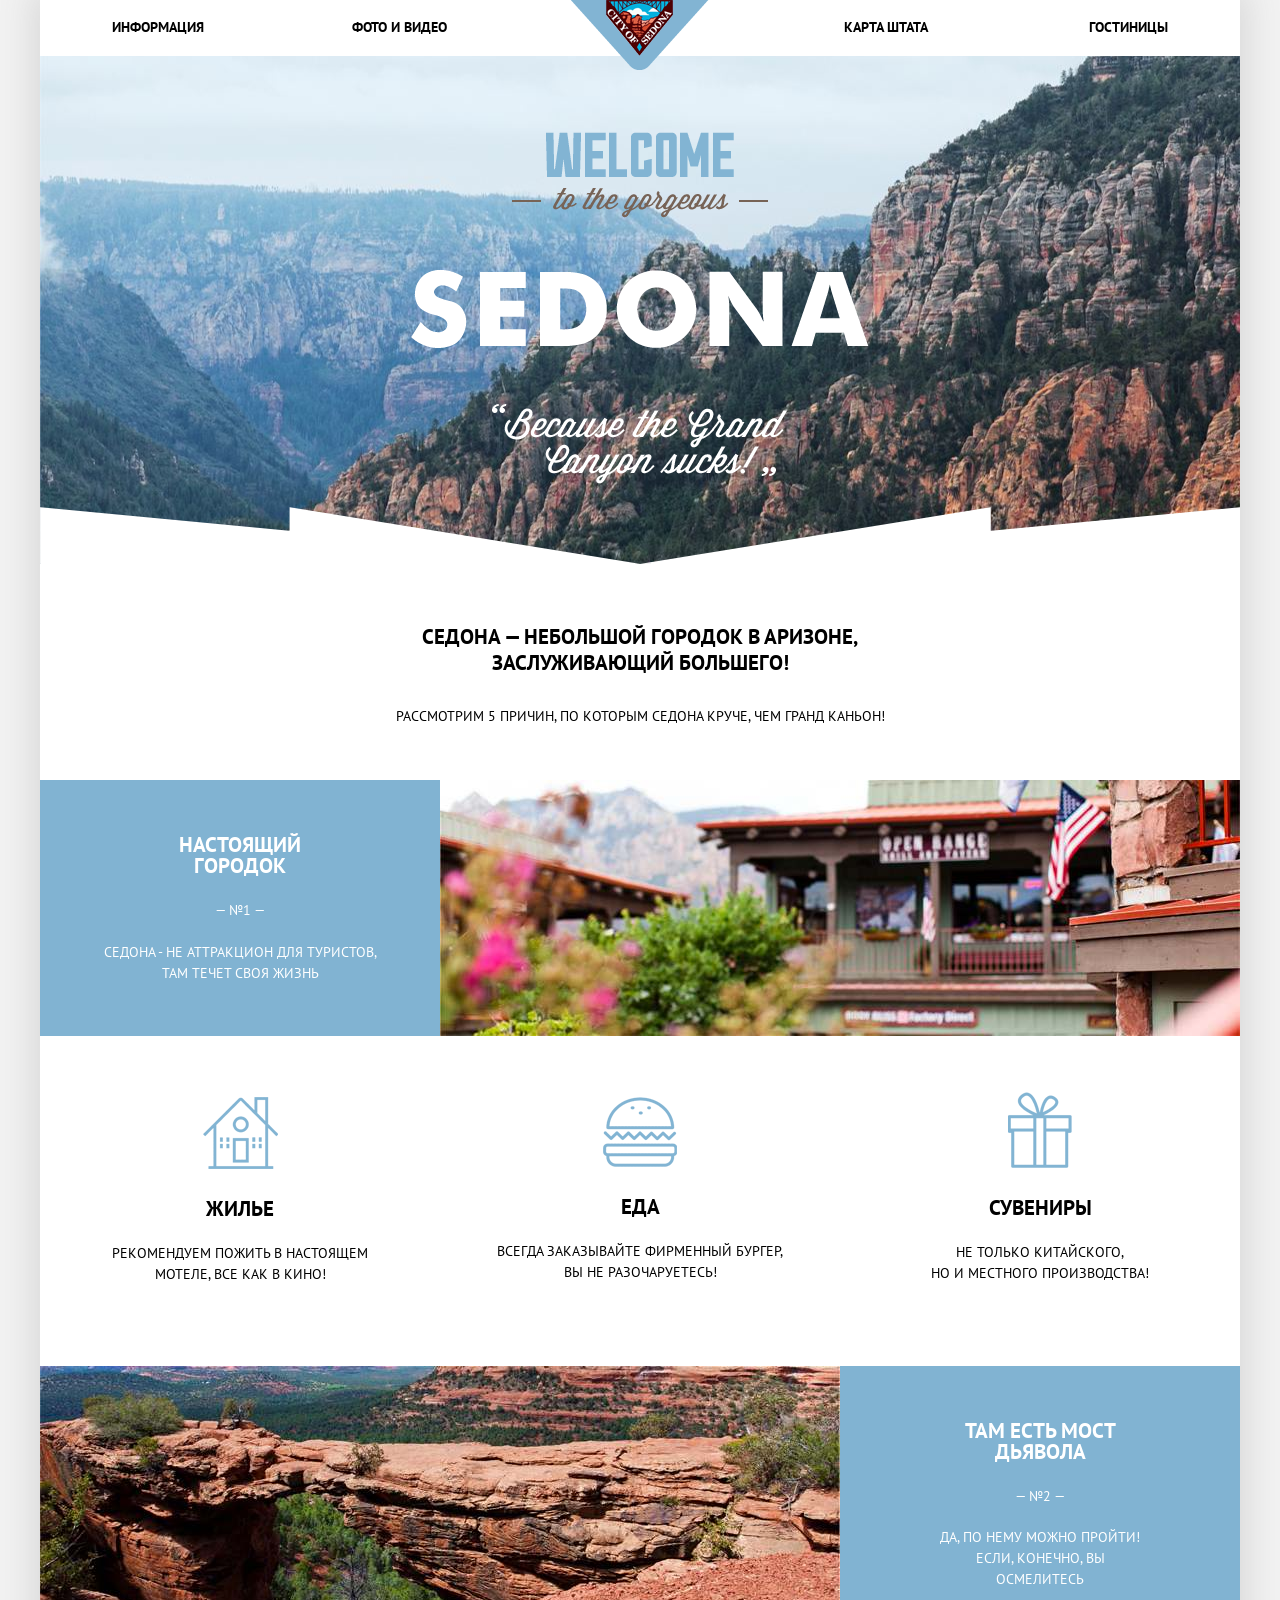
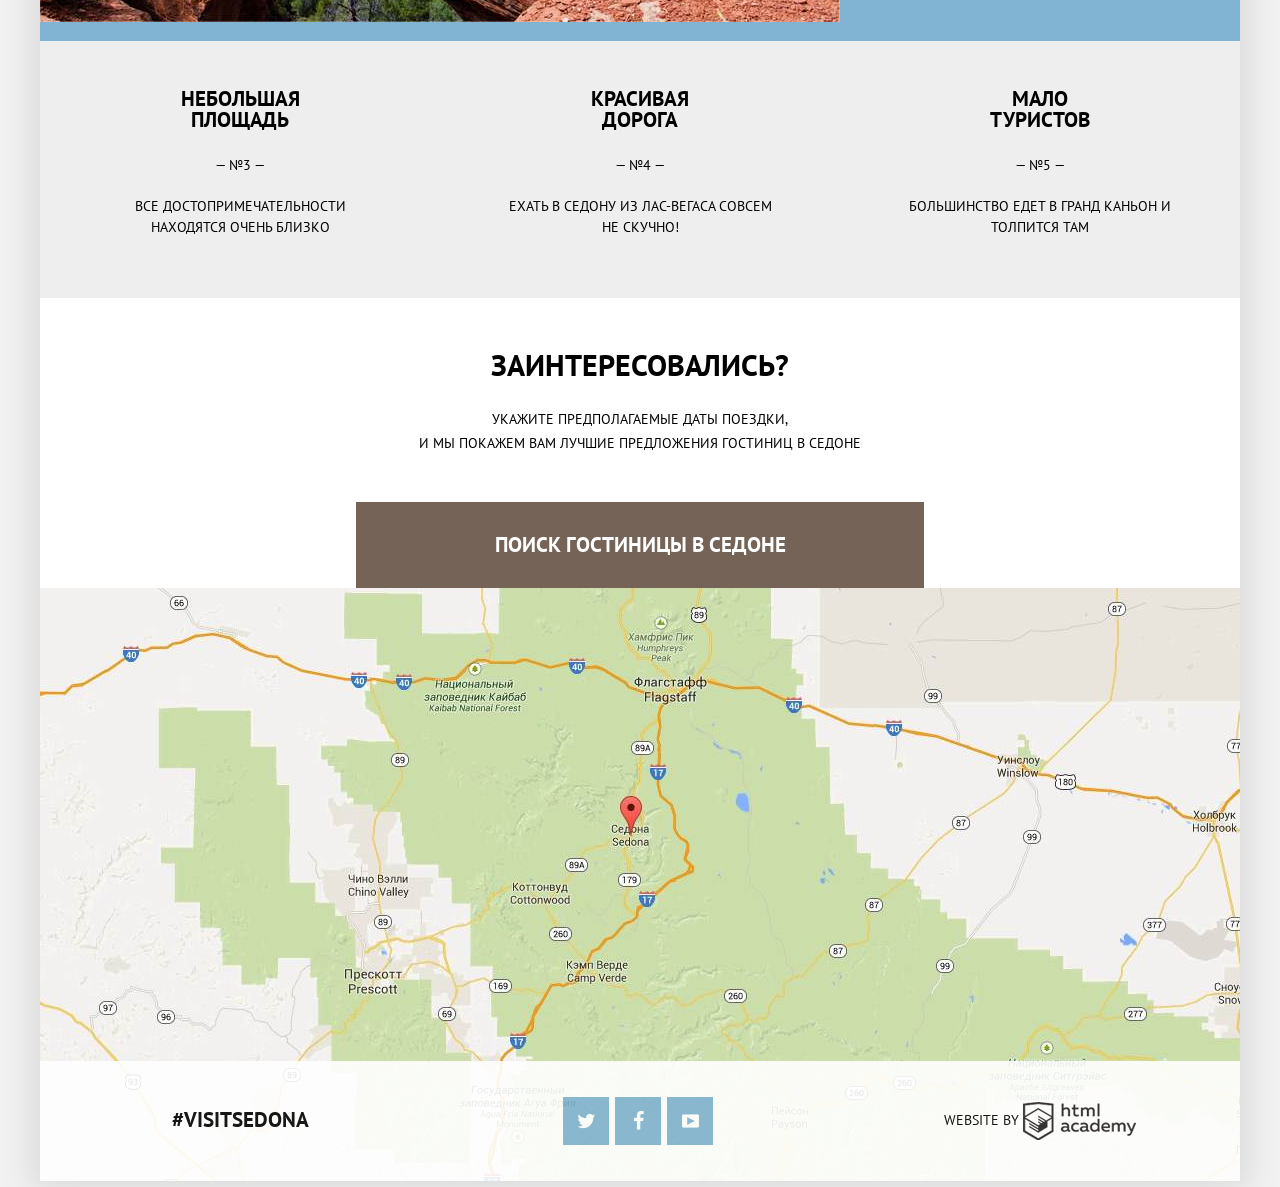
<file: index.html>
<!DOCTYPE html>
<html lang="ru">
	<head>
		<meta charset="utf-8">
		<title>Седона: Главная страница</title>
		<link href="css/normalize.css" rel="stylesheet">
		<link href="css/style-min.css" rel="stylesheet">
		<link href='https://fonts.googleapis.com/css?family=PT+Sans:400,700&subset=latin,cyrillic' rel='stylesheet' type='text/css'>
	</head>
	<body>
	<div class="cover">
		<header class="page-header">
			<ul class="main-navigation">
				<li class="left">
					<a href="#">Информация</a>
				</li><!--
			--><li class="left">
					<a href="#">Фото и видео</a>
				</li><!--
			--><li class="header-logo">
						<a href="./index.html">
							<img src="img/logo-small.png" width="138" height="70" alt="Седона">
						</a>
				</li><!--
			--><li class="right">
					<a href="./map.html">Карта штата</a>
				</li><!--
			--><li class="right">
					<a href="./catalog.html">Гостиницы</a>
				</li>
			</ul>
		</header>
		<main class="index-main">
			<section>
				<div class="top-background-image">
					<img class="top-image" src="img/greeting-text.png" width="458" height="352" alt="Добро пожаловать в Седону">
				</div>
			</section>
			<section class="features-promo">
				<h2>Седона &mdash; небольшой городок в Аризоне, заслуживающий большего!</h2>
				<p>Рассмотрим 5 причин, по которым Седона круче, чем Гранд каньон!</p>
			</section>
			<section class="features-blue">
				<div class="text-content one-third">
					<h2>Настоящий городок</h2>
					<span>&mdash; №1 &mdash;</span>
					<p>
						Седона - не аттракцион для туристов,<br>
						там течет своя жизнь
					</p>
				</div><!--
		 --><div class="view-image two-third">
					<img src="img/motel-cut.jpg" width="800" height="256" alt="Красивый вид">
				</div>
			</section>
			<section class="features-white">
				<div class="text-content one-third">
					<div class="house">
						<img src="img/house-icon.png" width="75" height="72" alt="Домик">
					</div>
					<h2>Жилье</h2>
					<p>Рекомендуем пожить в настоящем мотеле, все как в кино!</p>
				</div><!--
		 --><div class="text-content one-third">
					<div class="food">
						<img src="img/food-icon.png" width="74" height="70" alt="Бутерброд">
					</div>
					<h2>Еда</h2>
					<p>
						Всегда заказывайте фирменный бургер,<br>
						вы не разочаруетесь!
					</p>
				</div><!--
		 --><div class="text-content one-third">
					<div class="gift">
						<img src="img/gift-icon.png" width="64" height="76" alt="Подарок">
					</div>
					<h2>Сувениры</h2>
					<p>
						Не только китайского,<br> <!-- По другому строку не перенести -->
						но и местного производства!
					</p>
				</div>
			</section>
			<section class="features-blue">
				<div class="view-image two-third">
					<img src="img/canyon-cut.jpg" width="800" height="256" alt="Красивый вид">
				</div><!--
		 --><div class="text-content one-third">
					<h2>Там есть мост Дьявола</h2>
					<span>&mdash; №2 &mdash;</span>
					<p>Да, по нему можно пройти! Если, конечно, вы осмелитесь</p>
				</div>
			</section>
			<section class="features-grey">
				<div class="text-content one-third">
					<h2>Небольшая площадь</h2>
					<span>&mdash; №3 &mdash;</span>
					<p>Все достопримечательности находятся очень близко</p>
				</div><!--
		 --><div class="text-content one-third">
					<h2>Красивая дорога</h2>
					<span>&mdash; №4 &mdash;</span>
					<p>Ехать в Седону из Лас-Вегаса совсем не скучно!</p>
				</div><!--
		 --><div class="text-content one-third">
					<h2>Мало туристов</h2>
					<span>&mdash; №5 &mdash;</span>
					<p>Большинство едет в Гранд каньон и толпится там</p>
				</div>
			</section>
			<section class="interested">
				<div class="interested-container">
					<h3>Заинтересовались?</h3>
					<p>
						Укажите предполагаемые даты поездки,<br> <!-- По другому строку не перенести -->
						и мы покажем вам лучшие предложения гостиниц в Седоне
					</p>
				</div>
				<div class="search-form-container">
					<a class="search-btn" href="./form.html">Поиск гостиницы в Седоне</a>
					<form class="search-form" action="https://echo.htmlacademy.ru" method="post">
						<div class="form-line clearfix">
							<label for="day-in">Дата заезда:</label>
							<input class="date field" type="text" id="day-in" name="in" placeholder="24 апреля 2016" required>
							<div class="icon-calendar"></div>
						</div>
						<div class="form-line clearfix">
							<label for="day-out">Дата выезда:</label>
							<input class="date field" type="text" id="day-out" name="out" placeholder="4 июля 2016">
							<div class="icon-calendar"></div>
						</div>
						<div class="form-line clearfix">
							<div class="half-width">
								<label for="adult">Взрослые:</label>
								<div class="unit-container">
									<button class="btn minus-btn" type="button">
										<i class="icon-minus"></i>
									</button>
									<input class="unit field" type="text" name="adults" id="adult" value="2" required>
									<button class="btn plus-btn" type="button">
										<i class="icon-plus"></i>
									</button>
								</div>
							</div><!--
					 --><div class="half-width">
								<label for="kid">Дети:</label>
								<div class="unit-container clearfix">
									<button class="btn minus-btn" type="button">
										<i class="icon-minus"></i>
									</button>
									<input class="unit field" type="text" name="kids" id="kid" value="0">
									<button class="btn plus-btn" type="button">
										<i class="icon-plus"></i>
									</button>
								</div>
							</div>
						</div>
						<button class="find-btn" type="button"><span>Найти</span></button>
					</form>
				</div>
			</section>
			<section class="map">
				<iframe src="https://www.google.com/maps/embed?pb=!1m18!1m12!1m3!1d475957.83483896346!2d-111.94672641874268!3d34.83906897555744!2m3!1f0!2f0!3f0!3m2!1i1024!2i768!4f13.1!3m3!1m2!1s0x872da132f942b00d%3A0x5548c523fa6c8efd!2z0KHQtdC00L7QvdCwLCDQkNGA0LjQt9C-0L3QsCwg0KHQqNCQ!5e0!3m2!1sru!2sru!4v1455796462463" width="1200" height="593" style="border:0" allowfullscreen></iframe>
			</section>
		</main>
		<footer class="index-footer">
			<div class="one-third">
				<a class="insta" href="#">#visitsedona</a>
			</div><!--
	 --><div class="one-third social-btns">
				<a class="social" href="#">Twitter<span class="icon-twitter"></span></a><!--
		 --><a class="social" href="#">Facebook<span class="icon-facebook"></span></a><!--
		 --><a class="social" href="#">Youtube<span class="icon-youtube"></span></a>
			</div><!--
	 --><div class="one-third developer">
				<span>Website by</span>
				<a class="sprite academy" href="https://htmlacademy.ru/">HTML academy</a>
			</div>
		</footer>
	</div>
	<script src="js/script-min.js"></script>
	</body>
</html>
</file>
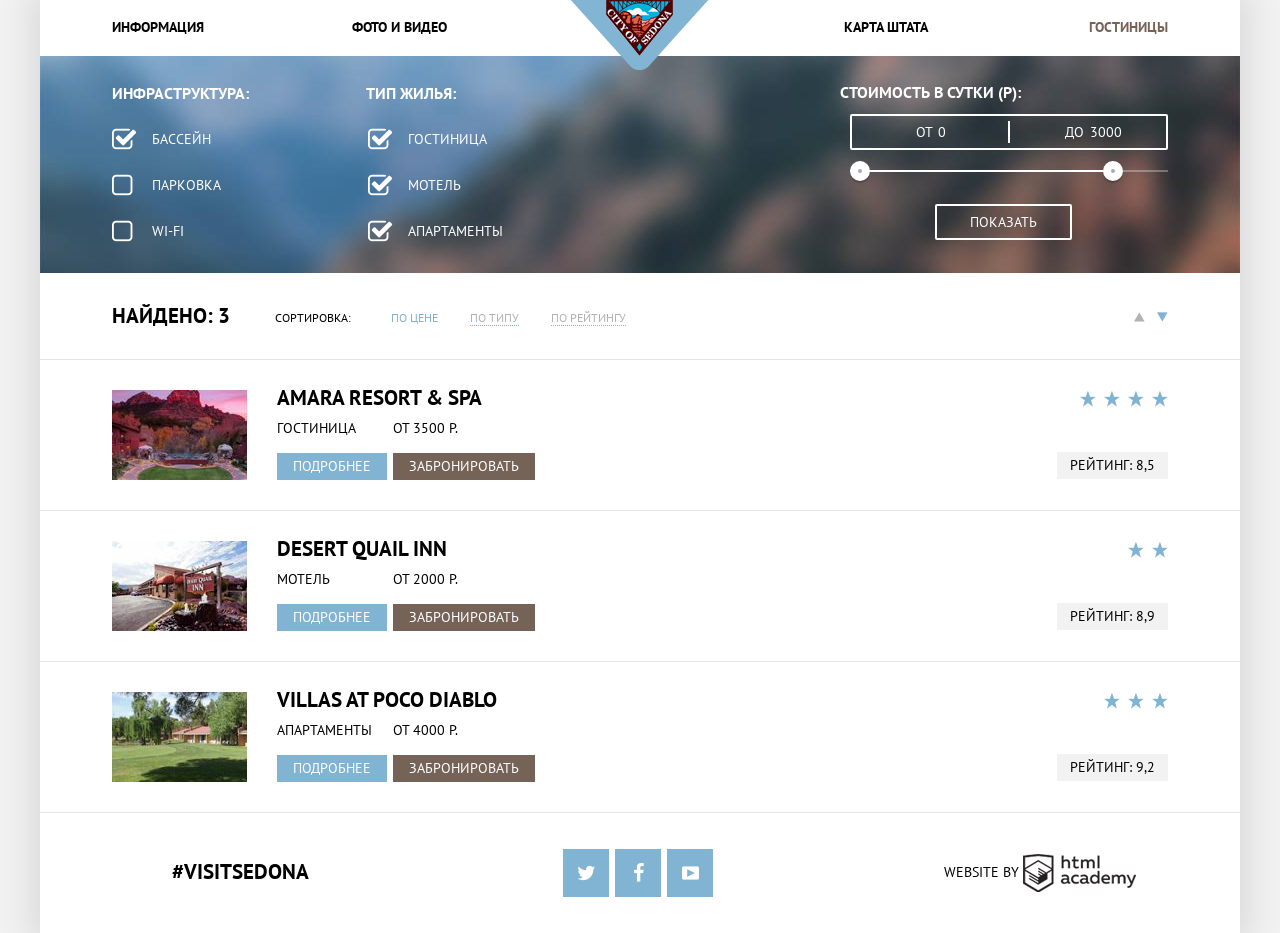
<file: catalog.html>
<!DOCTYPE html>
<html lang="ru">
	<head>
		<meta charset="utf-8">
		<title>Страница поиска: Седона</title>
		<link href="css/normalize.css" rel="stylesheet">
		<link href="css/style-min.css" rel="stylesheet">
		<link href='https://fonts.googleapis.com/css?family=PT+Sans:400,700&subset=latin,cyrillic' rel='stylesheet' type='text/css'>
	</head>
	<body>
	<div class="cover">
		<header>
			<ul class="main-navigation">
				<li class="left">
					<a href="#">Информация</a>
				</li><!--
		 --><li class="left">
					<a href="#">Фото и видео</a>
				</li><!--
		 --><li class="header-logo">
					<a href="./index.html">
						<img src="img/logo-small.png" width="138" height="70" alt="Седона">
					</a>
				</li><!--
		 --><li class="right">
					<a href="./map.html">Карта штата</a>
				</li><!--
		 --><li class="right">
					<a class="current" href="./catalog.html">Гостиницы</a>
				</li>
			</ul>
		</header>
		<main class="catalog-main">
			<section class="filter">
				<form class="filter-menu" action="https://echo.htmlacademy.ru" method="post">
					<div class="one-fourth">
						<h2>Инфраструктура:</h2>
						<div class="check">
							<input type="checkbox" id="pool" name="waterpool" checked>
							<label for="pool">Бассейн</label>
						</div>
						<div class="check">
							<input type="checkbox" id="parking" name="parking-place">
							<label for="parking">Парковка</label>
						</div>
						<div class="check">
							<input type="checkbox" id="wi-fi" name="internet">
							<label for="wi-fi">Wi-Fi</label>
						</div>
					</div><!--
			 --><div class="one-fourth">
						<h2>Тип жилья:</h2>
						<div class="check">
							<input type="checkbox" id="hotel" name="hotel-room" checked>
							<label for="hotel">Гостиница</label>
						</div>
						<div class="check">
							<input type="checkbox" id="motel" name="motel-room" checked>
							<label for="motel">Мотель</label>
						</div>
						<div class="check">
							<input type="checkbox" id="apartment" name="flat" checked>
							<label for="apartment">Апартаменты</label>
						</div>
					</div><!--
			 --><div class="two-fourth clearfix">
						<div class="filter-range">
							<h2>Стоимость в сутки (Р):</h2>
							<div class="price-controls">
								<label class="min-price">
									От <input type="text" name="min-price" value="0">
								</label><!--
						 --><label class="max-price">
									До <input type="text" name="max-price" value="3000">
								</label>
							</div>
							<div class="range-controls">
								<div class="scale">
									<div class="bar"></div>
								</div>
								<div class="range-toggle range-toggle-min"></div>
								<div class="range-toggle range-toggle-max"></div>
							</div>
							<button class="show-btn" type="submit">Показать</button>
						</div>
					</div>
				</form>
			</section>
			<section class="results">
				<div class="match">
					<span>Найдено: 3</span>
				</div><!--
		 --><div class="sorting">
					<span>Сортировка:</span><!--
			 --><ul class="sorting-filters">
						<li>
							<a class="current" href="#">По цене</a>
						</li><!--
				 --><li>
							<a href="#">По типу</a>
						</li><!--
				 --><li>
							<a href="#">По рейтингу</a>
						</li>
					</ul>
				</div><!--
		 --><div class="sorting-btns">
					<a href="#">
						<div class="icon-up-dir"></div>
					</a><!--
			 --><a class="current" href="#">
						<div class="icon-down-dir"></div>
					</a>
				</div>
			</section>
			<article class="view-result">
				<div class="photo">
					<img src="img/amara-resort-mini.jpg" width="135" height="90" alt="Amara Resort &amp; SPA">
				</div><!--
		 --><div class="hotel-container">
					<h1 class="hotel-title">
						<a href="#">Amara Resort &amp; SPA</a>
					</h1>
					<div class="hotel-type">
						<span>Гостиница</span>
						<a class="btn more-btn" href="#">Подробнее</a>
					</div><!--
			 --><div class="reserve">
						<span>От 3500 р.</span>
						<a class="btn reserve-btn" href="#">Забронировать</a>
					</div>
				</div><!--
		 --><div class="ratio-block">
					<div class="stars">
						<span class="icon-star"></span>
						<span class="icon-star"></span>
						<span class="icon-star"></span>
						<span class="icon-star"></span>
					</div>
					<span class="ratio">Рейтинг: 8,5</span>
				</div>
			</article>
			<article class="view-result">
				<div class="photo">
					<img src="img/desert-quail-mini.jpg" width="135" height="90" alt="Desert Quail Inn">
				</div><!--
		 --><div class="hotel-container">
					<h1 class="hotel-title">
						<a href="#">Desert Quail Inn</a>
					</h1>
					<div class="hotel-type">
						<span>Мотель</span>
						<a class="btn more-btn" href="#">Подробнее</a>
					</div><!--
			 --><div class="reserve">
						<span>От 2000 р.</span>
						<a class="btn reserve-btn" href="#">Забронировать</a>
					</div>
				</div><!--
		 --><div class="ratio-block">
					<div class="stars">
						<span class="icon-star"></span>
						<span class="icon-star"></span>
					</div>
					<span class="ratio">Рейтинг: 8,9</span>
				</div>
			</article>
			<article class="view-result">
				<div class="photo">
					<img src="img/villas-at-poco-mini.jpg" width="135" height="90" alt="Villas at Poco Diablo">
				</div><!--
		 --><div class="hotel-container">
					<h1 class="hotel-title">
						<a href="#">Villas at Poco Diablo</a>
					</h1>
					<div class="hotel-type">
						<span>Апартаменты</span>
						<a class="btn more-btn" href="#">Подробнее</a>
					</div><!--
			 --><div class="reserve">
						<span>От 4000 р.</span>
						<a class="btn reserve-btn" href="#">Забронировать</a>
					</div>
				</div><!--
		 --><div class="ratio-block clearfix">
					<div class="stars">
						<span class="icon-star"></span>
						<span class="icon-star"></span>
						<span class="icon-star"></span>
					</div>
					<span class="ratio">Рейтинг: 9,2</span>
				</div>
			</article>
		</main>
		<footer>
			<div class="one-third">
				<a class="insta" href="#">#visitsedona</a>
			</div><!--
	 --><div class="one-third social-btns">
				<a class="social" href="#">Twitter<span class="icon-twitter"></span></a><!--
		 --><a class="social" href="#">Facebook<span class="icon-facebook"></span></a><!--
		 --><a class="social" href="#">Youtube<span class="icon-youtube"></span></a>
			</div><!--
	 --><div class="one-third developer">
				<span>Website by</span>
				<a class="sprite academy" href="https://htmlacademy.ru/">HTML academy</a>
			</div>
		</footer>
		</div>
	</body>
</html>
</file>
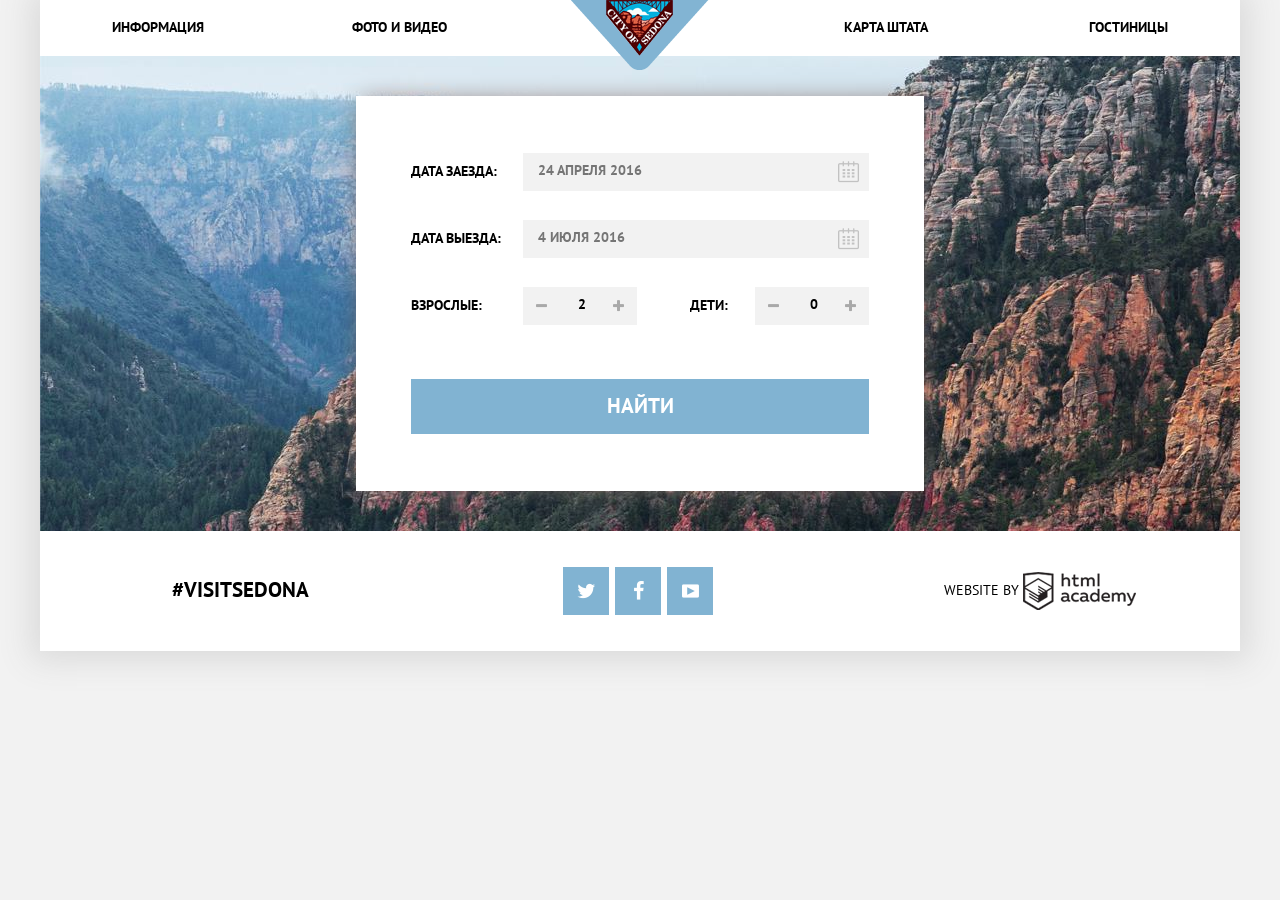
<file: form.html>
<!DOCTYPE html>
<html lang="ru">
	<head>
		<meta charset="utf-8">
		<title>Седона: Форма поиска</title>
		<link href="css/normalize.css" rel="stylesheet">
		<link href="css/style-min.css" rel="stylesheet">
		<link href='https://fonts.googleapis.com/css?family=PT+Sans:400,700&subset=latin,cyrillic' rel='stylesheet' type='text/css'>
	</head>
	<body>
	<div class="cover">
		<header>
			<ul class="main-navigation">
				<li class="left">
					<a href="#">Информация</a>
				</li><!--
		 --><li class="left">
					<a href="#">Фото и видео</a>
				</li><!--
		 --><li class="header-logo">
					<a href="./index.html">
						<img src="img/logo-small.png" width="138" height="70" alt="Седона">
					</a>
				</li><!--
		 --><li class="right">
					<a href="./map.html">Карта штата</a>
				</li><!--
		 --><li class="right">
					<a href="./catalog.html">Гостиницы</a>
				</li>
			</ul>
		</header>
		<main class="form-page-main">
			<form class="search-form search-form-page" action="https://echo.htmlacademy.ru" method="post">
				<div class="form-line clearfix">
					<label for="day-in">Дата заезда:</label>
					<input class="date field" type="text" id="day-in" name="in" placeholder="24 апреля 2016" required>
					<div class="icon-calendar"></div>
				</div>
				<div class="form-line clearfix">
					<label for="day-out">Дата выезда:</label>
					<input class="date field" type="text" id="day-out" name="out" placeholder="4 июля 2016">
					<div class="icon-calendar"></div>
				</div>
				<div class="form-line clearfix">
					<div class="half-width">
						<label for="adult">Взрослые:</label>
						<div class="unit-container">
							<button class="btn minus-btn" type="button">
								<i class="icon-minus"></i>
							</button>
							<input class="unit field" type="text" name="adults" id="adult" value="2" required>
							<button class="btn plus-btn" type="button">
								<i class="icon-plus"></i>
							</button>
						</div>
					</div><!--
			 --><div class="half-width">
						<label for="kid">Дети:</label>
						<div class="unit-container clearfix">
							<button class="btn minus-btn" type="button">
								<i class="icon-minus"></i>
							</button>
							<input class="unit field" type="text" name="kids" id="kid" value="0">
							<button class="btn plus-btn" type="button">
								<i class="icon-plus"></i>
							</button>
						</div>
					</div>
				</div>
				<button class="find-btn" type="button"><span>Найти</span></button>
			</form>
		</main>
		<footer>
			<div class="one-third">
				<a class="insta" href="#">#visitsedona</a>
			</div><!--
	 --><div class="one-third social-btns">
				<a class="social" href="#">Twitter<span class="icon-twitter"></span></a><!--
		 --><a class="social" href="#">Facebook<span class="icon-facebook"></span></a><!--
		 --><a class="social" href="#">Youtube<span class="icon-youtube"></span></a>
			</div><!--
	 --><div class="one-third developer">
				<span>Website by</span>
				<a class="sprite academy" href="https://htmlacademy.ru/">HTML academy</a>
			</div>
		</footer>
		</div>
	</body>
</html>
</file>
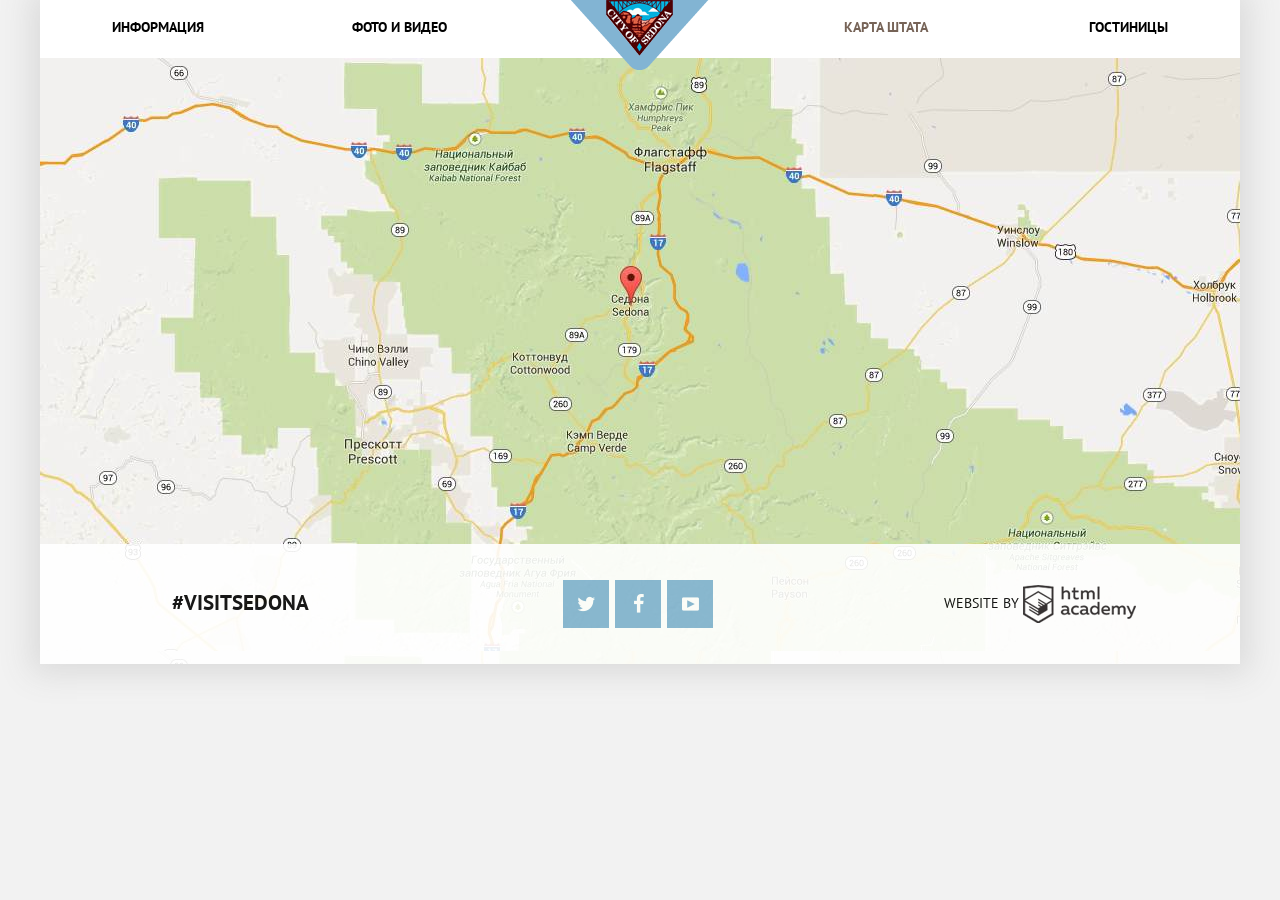
<file: map.html>
<!DOCTYPE html>
<html lang="ru">
	<head>
		<meta charset="utf-8">
		<title>Седона: Форма поиска</title>
		<link href="css/normalize.css" rel="stylesheet">
		<link href="css/style-min.css" rel="stylesheet">
		<link href='https://fonts.googleapis.com/css?family=PT+Sans:400,700&subset=latin,cyrillic' rel='stylesheet' type='text/css'>
	</head>
	<body>
	<div class="cover">
		<header>
			<ul class="main-navigation">
				<li class="left">
					<a href="#">Информация</a>
				</li><!--
		 --><li class="left">
					<a href="#">Фото и видео</a>
				</li><!--
		 --><li class="header-logo">
					<a href="./index.html">
						<img src="img/logo-small.png" width="138" height="70" alt="Седона">
					</a>
				</li><!--
		 --><li class="right">
					<a class="current" href="./map.html">Карта штата</a>
				</li><!--
		 --><li class="right">
					<a href="./catalog.html">Гостиницы</a>
				</li>
			</ul>
		</header>
		<main class="map-page-main">
			<iframe src="https://www.google.com/maps/embed?pb=!1m18!1m12!1m3!1d2810138.2245712434!2d-113.43820446759592!3d34.64416036767593!2m3!1f0!2f0!3f0!3m2!1i1024!2i768!4f13.1!3m3!1m2!1s0x872da132f942b00d%3A0x5548c523fa6c8efd!2z0KHQtdC00L7QvdCwLCDQkNGA0LjQt9C-0L3QsCwg0KHQqNCQ!5e0!3m2!1sru!2sru!4v1455817408105" width="1200" height="600" style="border:0" allowfullscreen></iframe>
		</main>
		<footer class="map-page-footer">
			<div class="one-third">
				<a class="insta" href="#">#visitsedona</a>
			</div><!--
	 --><div class="one-third social-btns">
				<a class="social" href="#">Twitter<span class="icon-twitter"></span></a><!--
		 --><a class="social" href="#">Facebook<span class="icon-facebook"></span></a><!--
		 --><a class="social" href="#">Youtube<span class="icon-youtube"></span></a>
			</div><!--
	 --><div class="one-third developer">
				<span>Website by</span>
				<a class="sprite academy" href="https://htmlacademy.ru/">HTML academy</a>
			</div>
		</footer>
		</div>
	</body>
</html>
</file>
<file: css/style-min.css>
html,body{font-style:normal;font-size:14px;line-height:21px;font-family:"PT Sans", "Arial", sans-serif;text-transform:uppercase;color:#000000;background:#f2f2f2}@font-face{font-weight:normal;font-style:normal;font-family:"symbols-sedona";src:url("../fonts/symbols-sedona.woff") format("woff"), url("../fonts/symbols-sedona.woff2") format("woff2")}[class^="icon-"]::before,[class*=" icon-"]::before{display:inline-block;width:1em;margin-right:0.2em;margin-left:0.2em;font-weight:normal;line-height:1em;font-family:"symbols-sedona";text-align:center;text-transform:none;text-decoration:inherit;font-style:normal;font-variant:normal;speak:none}.icon-facebook::before{content:"\66"}.icon-twitter::before{content:"\74"}.icon-up-dir::before{content:"\25b2"}.icon-down-dir::before{content:"\25bc"}.icon-star::before{content:"\2605"}.icon-check-off::before{content:"\2610"}.icon-check-on::before{content:"\2611"}.icon-calendar::before{content:"\e800"}.icon-plus::before{content:"\e801"}.icon-minus::before{content:"\e802"}.icon-youtube::before{content:"\f39e"}h1,h2,h3,ul{margin:0}h2{font-weight:bold;font-size:21px}header,main,footer{width:1200px;margin:0 auto}header,footer{text-align:center}.cover{box-shadow:0 0 30px 10px #dbdbdb;width:1200px;margin:0 auto}.clearfix:after{content:'';display:table;clear:both}.sprite{display:block;background-image:url(../img/sprite.png);background-repeat:no-repeat}.main-navigation{display:block;list-style:none;padding:0;background-color:#ffffff}.main-navigation li{display:inline-block;width:240px;padding:14px 20px 16px;line-height:26px;vertical-align:top;box-sizing:border-box}.main-navigation .left{padding-left:72px;text-align:left}.main-navigation .right{text-align:right;padding-right:72px}.main-navigation a{text-decoration:none;color:#000000;font-weight:700;cursor:pointer}.main-navigation a:hover{color:#81b3d2}.main-navigation a:active{color:#c1c1c1}.main-navigation .current{color:#766357}.main-navigation .current:hover{color:#604e43}.main-navigation .current:active{color:#d6d0cc}.main-navigation .header-logo{padding:0;font-size:0;line-height:0}.header-logo a{position:relative;z-index:10}.index-main{margin-top:-14px;text-align:center}.top-image{padding-top:76px;padding-bottom:80px}.top-background-image{position:relative;height:508px;background:#517ca4 url("../img/mountains.jpg") no-repeat 50% 21%}.top-background-image::after{content:'';position:absolute;left:0;bottom:0;width:1200px;height:57px;background:url(../img/mask-triangles.png) no-repeat 50% 50%}.one-third{display:inline-block;width:400px;vertical-align:top;box-sizing:border-box}.one-third p{margin:0}.two-third{display:inline-block;width:800px;height:256px;vertical-align:top;line-height:0}.features-promo{background:#ffffff;padding-top:60px;padding-bottom:51px;line-height:26px}.features-promo h2{margin:0 360px;margin-bottom:27px}.features-promo p{margin:0}.features-blue{color:#ffffff;background-color:#81b3d2}.features-blue .text-content{padding:54px 45px 51px}.features-blue .view-image{font-size:0}.features-blue h2{width:153px;margin:0 auto 24px}.features-blue p{margin-top:21px}.features-blue:nth-child(5n) p{width:220px;margin:20px auto 0}.features-blue img{width:800px;height:256px}.features-white{background:#ffffff}.features-white .text-content{padding:0 45px 81px}.house{width:75px;height:72px;margin:0 auto;margin-top:61px}.food{width:74px;height:70px;margin:0 auto;margin-top:61px}.gift{width:64px;height:76px;margin:0 auto;margin-top:56px}.icon img{display:inline-block;margin:0 auto;vertical-align:top}.features-white h2{margin-top:29px;margin-bottom:24px}.features-grey{background:#eeeeee}.features-grey .text-content{padding:47px 50px 60px}.features-grey h2{width:153px;margin:0 auto 25px}.features-grey p{width:270px;margin:20px auto 0}.interested{background:#ffffff}.interested-container{padding:55px 50px 47px}.interested-container h3{line-height:24px;font-size:30px;margin-bottom:30px}.interested-container p{line-height:24px;margin-bottom:0}.search-form-container{position:relative;width:568px;margin:0 auto}.search-btn{display:block;width:568px;margin:0 auto;color:#ffffff;padding:30px 0 30px;font-size:21px;line-height:26px;font-weight:bold;text-decoration:none;background:#766357}.search-form{display:none;position:absolute;top:85px;left:0;width:568px;padding:57px 55px;margin:0 auto;box-sizing:border-box;line-height:26px;text-align:left;font-weight:bold;background:#ffffff;z-index:1}@-webkit-keyframes "zoom-in"{from{-webkit-transform:translate(10px, 100px) rotate(0) scale(0);-ms-transform:translate(10px, 100px) rotate(0) scale(0);transform:translate(10px, 100px) rotate(0) scale(0);}to{-webkit-transform:translate(0, 0) rotate(360deg) scale(1);-ms-transform:translate(0, 0) rotate(360deg) scale(1);transform:translate(0, 0) rotate(360deg) scale(1);}}@keyframes "zoom-in"{from{-webkit-transform:translate(10px, 100px) rotate(0) scale(0);-ms-transform:translate(10px, 100px) rotate(0) scale(0);transform:translate(10px, 100px) rotate(0) scale(0);}to{-webkit-transform:translate(0, 0) rotate(360deg) scale(1);-ms-transform:translate(0, 0) rotate(360deg) scale(1);transform:translate(0, 0) rotate(360deg) scale(1);}}@-webkit-keyframes "zoom-out"{from{-webkit-transform:translate(0, 0) scale(1) rotate(0);-ms-transform:translate(0, 0) scale(1) rotate(0);transform:translate(0, 0) scale(1) rotate(0);}to{-webkit-transform:translate(10px, 100px) scale(0) rotate(-360deg);-ms-transform:translate(10px, 100px) scale(0) rotate(-360deg);transform:translate(10px, 100px) scale(0) rotate(-360deg);}}@keyframes "zoom-out"{from{-webkit-transform:translate(0, 0) scale(1) rotate(0);-ms-transform:translate(0, 0) scale(1) rotate(0);transform:translate(0, 0) scale(1) rotate(0);}to{-webkit-transform:translate(10px, 100px) scale(0) rotate(-360deg);-ms-transform:translate(10px, 100px) scale(0) rotate(-360deg);transform:translate(10px, 100px) scale(0) rotate(-360deg);}}.search-form-visible{display:block;-webkit-animation:zoom-in 0.9s ease-in-out;animation:zoom-in 0.9s ease-in-out}.search-form-invisible{display:block;-webkit-animation:zoom-out 0.9s ease-in-out forwards;animation:zoom-out 0.9s ease-in-out forwards}.search-form .form-line{position:relative;width:458px;margin-bottom:29px}.sreach-form .form-line:nth-child(2){margin-bottom:30px}.search-form label{float:left;padding:5px 0 7px}.search-form .field{float:right;line-height:26px;padding:4px 15px 8px;border:none;outline:none;box-sizing:border-box;text-transform:uppercase;background:#f2f2f2}::-webkit-input-placeholder,::-moz-placeholder,:-moz-placeholder,:-ms-input-placeholder{color:#000000}.search-form .field:hover{background:#ebebeb}.search-form .field:focus{background:#ffffff;outline:2px solid #e5e5e5}.search-form .date{width:346px;padding-right:37px}.search-form .icon-calendar{position:absolute;right:6px;bottom:0;font-size:21px;font-weight:200;line-height:38px;color:#c2c2c2;cursor:pointer}.search-form .icon-calendar:hover{color:#000000}.search-form .icon-calendar:active{color:#81b3d2}.search-form .half-width{display:inline-block;width:50%;vertical-align:top;box-sizing:border-box}.half-width .unit{width:114px;padding-left:55px;padding-right:50px}.half-width:first-child .unit{margin-right:3px}.half-width:last-child label{margin-left:50px}.half-width .unit-container{position:relative}.unit-container .btn{position:absolute;top:0;padding:6px 9px;line-height:26px;color:#a9a9a9;background:#f2f2f2;border:none;outline:none}.unit-container .btn:hover{color:#000000}.unit-container .btn:active{color:#81b3d2}.unit-container .minus-btn{left:112px}.unit-container .plus-btn{right:0}.half-width:first-child .plus-btn{right:3px}.half-width:last-child .minus-btn{left:115px}.search-form .find-btn{display:block;width:458px;margin:0 auto;margin-top:54px;padding:14px 10px 15px;box-sizing:border-box;font-size:21px;line-height:26px;text-transform:uppercase;color:#ffffff;background:#81b3d2;border:none;outline:none}.search-form .find-btn:hover{background:#669ec0}.search-form .find-btn:active{background:#5496bd}.search-form .find-btn:active span{opacity:0.3}.map{background:url(../img/map.jpg) 50% 0 no-repeat;height:593px}.map iframe{border:0;height:593px;width:100%}.index-footer{opacity:0.9;margin-top:-120px}.catalog-main{margin-top:-14px}.filter{width:100%;color:#ffffff;background:#4b769e url("../img/mountains-filter.jpg") no-repeat 50% 20%}.filter input[type="checkbox"]{display:none}.filter h2{margin-bottom:25px;font-size:16px}.one-fourth{display:inline-block;width:25%;vertical-align:top;padding:27px 10px 30px;padding-left:26px;box-sizing:border-box}.one-fourth:first-child{padding-left:72px}.check:not(:last-child){margin-bottom:25px}.check label{position:relative;margin-left:40px;cursor:pointer}.one-fourth:nth-child(2n) label{margin-left:42px}.check label::before{content:'\2610';position:absolute;left:-40px;top:0;font-family:"symbols-sedona";font-size:26px}.check input:checked + label::before{content:'\2611'}.check input:disabled + label{color:#6a6a6a;cursor:inherit}.two-fourth{display:inline-block;width:50%;padding-top:26px;vertical-align:top;box-sizing:border-box}.filter-range{float:right;width:330px;margin-right:72px}.filter-range h2{margin-left:2px;margin-bottom:11px}.price-controls{position:relative;height:32px;border:2px solid #ffffff;border-radius:2px;margin-left:12px;margin-bottom:20px}.price-controls label{display:inline-block;width:85px;margin-left:64px;line-height:32px;vertical-align:top;cursor:pointer}.price-controls input{width:40px;border:none;background:none;outline:none}.price-controls::after{content:'';position:absolute;top:50%;left:50%;width:2px;height:22px;background:#ffffff;transform:translate(-50%, -50%)}.range-controls{position:relative;margin-left:12px;margin-bottom:32px}.range-controls .scale{height:2px;background:rgba(255, 255, 255, 0.3)}.range-controls .bar{height:2px;width:80%;background:#ffffff}.range-controls .range-toggle{position:absolute;top:-9px;width:4px;height:4px;background:#ababab;border:8px solid #ffffff;border-radius:50%;box-shadow:0 2px 1px 0 rgba(0, 1, 1, 0.2);cursor:pointer}.range-controls .range-toggle:hover{background:#1c4f80}.range-controls .range-toggle-min{left:0}.range-controls .range-toggle-max{left:253px}.filter-range .show-btn{display:block;margin:32px auto 33px;padding:6px 33px;line-height:20px;text-transform:uppercase;background:none;border:2px solid #ffffff;border-radius:2px;outline:none}.filter-range .show-btn:hover{color:#000000;background:#ffffff}.filter-range .show-btn:active{outline:none}.results{background:#ffffff;border-bottom:1px solid #e5e5e5}.results .match{display:inline-block;width:235px;padding:30px 0;padding-left:72px;vertical-align:top;box-sizing:border-box}.match span{font-weight:bold;font-size:21px;line-height:26px}.results .sorting{display:inline-block;width:780px;padding:36px 0 32px;font-size:12px;line-height:18px;vertical-align:top}.sorting .sorting-filters{display:inline-block;padding:0;margin:0;vertical-align:top}.sorting-filters li{display:inline-block;padding-left:32px;list-style:none;vertical-align:top}.sorting-filters li:first-child{padding-left:40px}.sorting-filters a{text-decoration:none;color:rgba(0, 0, 0, 0.3);border-bottom:1px dotted #81b3d2}.sorting-filters a:hover:not([class="current"]){color:#81b3d2;border-bottom:1px dotted #81b3d2}.sorting-filters a:active:not([class="current"]){color:#000000;border:none}.sorting-filters .current{color:#81b3d2;border:none;cursor:text}.results .sorting-btns{display:inline-block;width:185px;padding:31.5px 0 28.5px;padding-right:66px;text-align:right;vertical-align:top;box-sizing:border-box}.sorting-btns a{display:inline-block;color:rgba(0, 0, 0, 0.3);font-size:23px}.sorting-btns .icon-down-dir::before,.sorting-btns .icon-up-dir::before{margin:0}.sorting-btns a:hover:not([class="current"]){color:#000000}.sorting-btns a:active:not([class="current"]){color:#81b3d2}.sorting-btns .current{color:#81b3d2;cursor:default}.view-result{background:#ffffff;border-bottom:1px solid #e5e5e5}.view-result .photo{display:inline-block;width:235px;padding:30px 0;padding-left:72px;line-height:0;vertical-align:top;box-sizing:border-box}.view-result img{width:135px;height:90px}.view-result .hotel-container{display:inline-block;padding-top:25px;padding-bottom:30px;padding-left:2px;width:778px;vertical-align:top}.hotel-title a{display:inline-block;margin-bottom:7px;line-height:26px;color:inherit;text-decoration:none}.hotel-title a:hover{color:#81b3d2}.hotel-title a:active{color:rgba(0, 0, 0, 0.3)}.hotel-container h1{font-size:21px}.hotel-container .hotel-type{display:inline-block;width:110px;margin-right:6px;vertical-align:top}.hotel-container span{display:block;margin-bottom:14px}.hotel-container .btn{display:inline-block;padding:3px 16px;margin-right:6px;vertical-align:top;font-weight:500;text-decoration:none}.hotel-container .more-btn{color:#ffffff;background-color:#81b3d2}.hotel-container .more-btn:hover{background:#669ec0}.hotel-container .more-btn:active{color:rgba(255, 255, 255, 0.3);background:#5496bd}.hotel-container .reserve{display:inline-block;width:142px;vertical-align:top}.hotel-container .reserve-btn{color:#ffffff;background-color:#766357}.hotel-container .reserve-btn:hover{background:#604e43}.hotel-container .reserve-btn:active{color:rgba(255, 255, 255, 0.3);background:#503e33}.ratio-block{float:right;width:185px;padding-top:28px}.ratio-block .stars{float:right;margin-right:71px;margin-bottom:43px;font-size:18px;color:#81b3d2}.stars .icon-star{padding:0;margin-left:1px}.stars .icon-star::before{margin:0}.ratio-block .ratio{float:right;padding:3px 13px;margin-right:72px;background:#f2f2f2}.form-page-main{margin-top:-14px;background:url('../img/mountains.jpg') no-repeat center;padding:40px 0}.search-form-page{display:block;position:relative;top:0;box-shadow:0 0 24px -6px #856d69}.map-page-main{margin-top:-12px;background-image:url('../img/map.jpg')}.map-page-footer{opacity:0.9;margin-top:-120px}footer .one-third{background:#ffffff}footer .insta{display:block;margin:0 auto;padding:46px 0 48px;font-size:21px;line-height:26px;font-weight:bold;text-decoration:none;color:#000000}footer .social-btns{padding:36px 0 36px;line-height:0}.social-btns .social{display:inline-block;width:46px;height:48px;margin-right:6px;vertical-align:top;font-size:0;background-color:#81b3d2}.social-btns .social:first-child{margin-left:2px}.social-btns span{font-size:20px;line-height:48px;color:#ffffff}.social-btns .social:hover{background-color:#669ec0}.social-btns .social:active{background-color:#5496bd}.social:active span{opacity:0.3}.developer{padding:39px 0 41px;line-height:26px}.developer span{line-height:40px}.developer .academy{display:inline-block;vertical-align:top;font-size:0;width:113px;height:40px;background-position:-10px -8px}.developer .academy:hover{background-position:-10px -67px}.developer .academy:active{background-position:-10px -126px}
</file>
